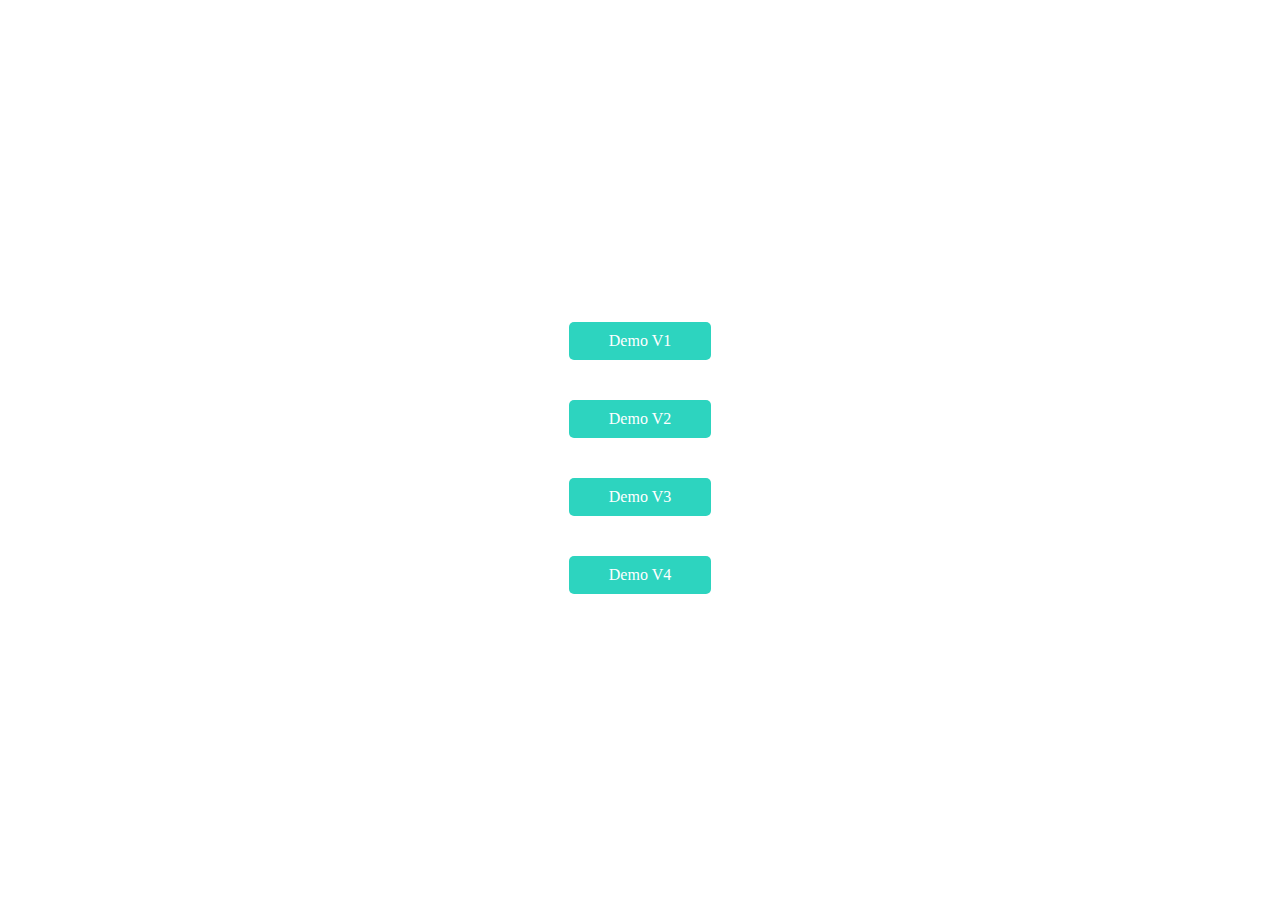
<file: index.html>
<!DOCTYPE html>
<html lang="en">
  <head>
    <meta charset="UTF-8" />
    <meta http-equiv="X-UA-Compatible" content="IE=edge" />
    <meta name="viewport" content="width=device-width, initial-scale=1.0" />
    <title>Welcome to the Sosmed Page FNS</title>
    <style>
      body {
        height: 100vh;
        display: flex;
        align-items: center;
        justify-content: center;
      }

      div {
        display: flex;
        flex-direction: column;
      }

      div a {
        background-color: #2dd4bf;
        margin: 20px 0;
        text-decoration: none;
        padding: 10px 40px;
        color: #fff;
        border-radius: 5px;
      }
    </style>
  </head>
  <body>
    <div>
      <a href="/v1">Demo V1</a>
      <a href="/v2">Demo V2</a>
      <a href="/v3">Demo V3</a>
      <a href="/v4">Demo V4</a>
    </div>
  </body>
</html>
</file>
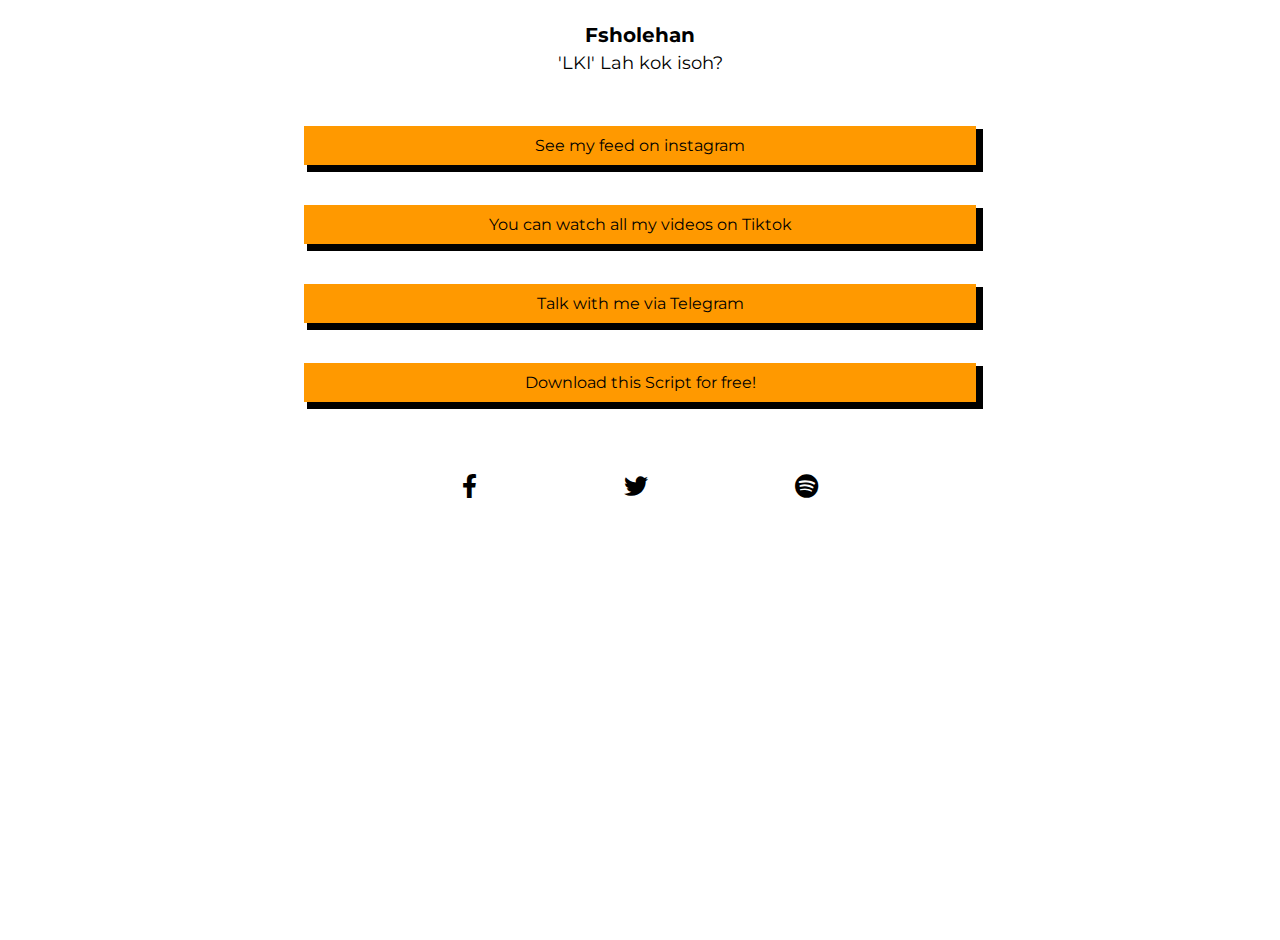
<file: v1/index.html>
<!DOCTYPE html>
<html lang="en">
  <head>
    <meta charset="UTF-8" />
    <meta http-equiv="X-UA-Compatible" content="IE=edge" />
    <meta name="viewport" content="width=device-width, initial-scale=1.0" />
    <link
      rel="stylesheet"
      href="https://cdnjs.cloudflare.com/ajax/libs/font-awesome/5.15.2/css/all.min.css"
    />
    <link rel="stylesheet" href="style.css" />
    <title>Sosmed Page V1</title>
  </head>
  <body>
    <section class="wrapper">
      <div class="first_wrap">
        <h1>Fsholehan</h1>
        <h2>'LKI' Lah kok isoh?</h2>
      </div>
      <div class="second_wrap">
        <a class="btn" href="https://instagram.com/fsholehan"
          >See my feed on instagram</a
        >
        <a class="btn" href="https://tiktok.com/@fuadsholehan"
          >You can watch all my videos on Tiktok</a
        >
        <a class="btn" href="https://t.me/fuadnur25"
          >Talk with me via Telegram</a
        >
        <a class="btn" href="https://github.com/fsholehan"
          >Download this Script for free!</a
        >
      </div>
      <div class="third_wrap">
        <a href="#">
          <i class="fab fa-facebook-f"></i>
        </a>
        <a href="#">
          <i class="fab fa-twitter"></i>
        </a>
        <a href="#">
          <i class="fab fa-spotify"></i>
        </a>
      </div>
    </section>
  </body>
</html>
</file>
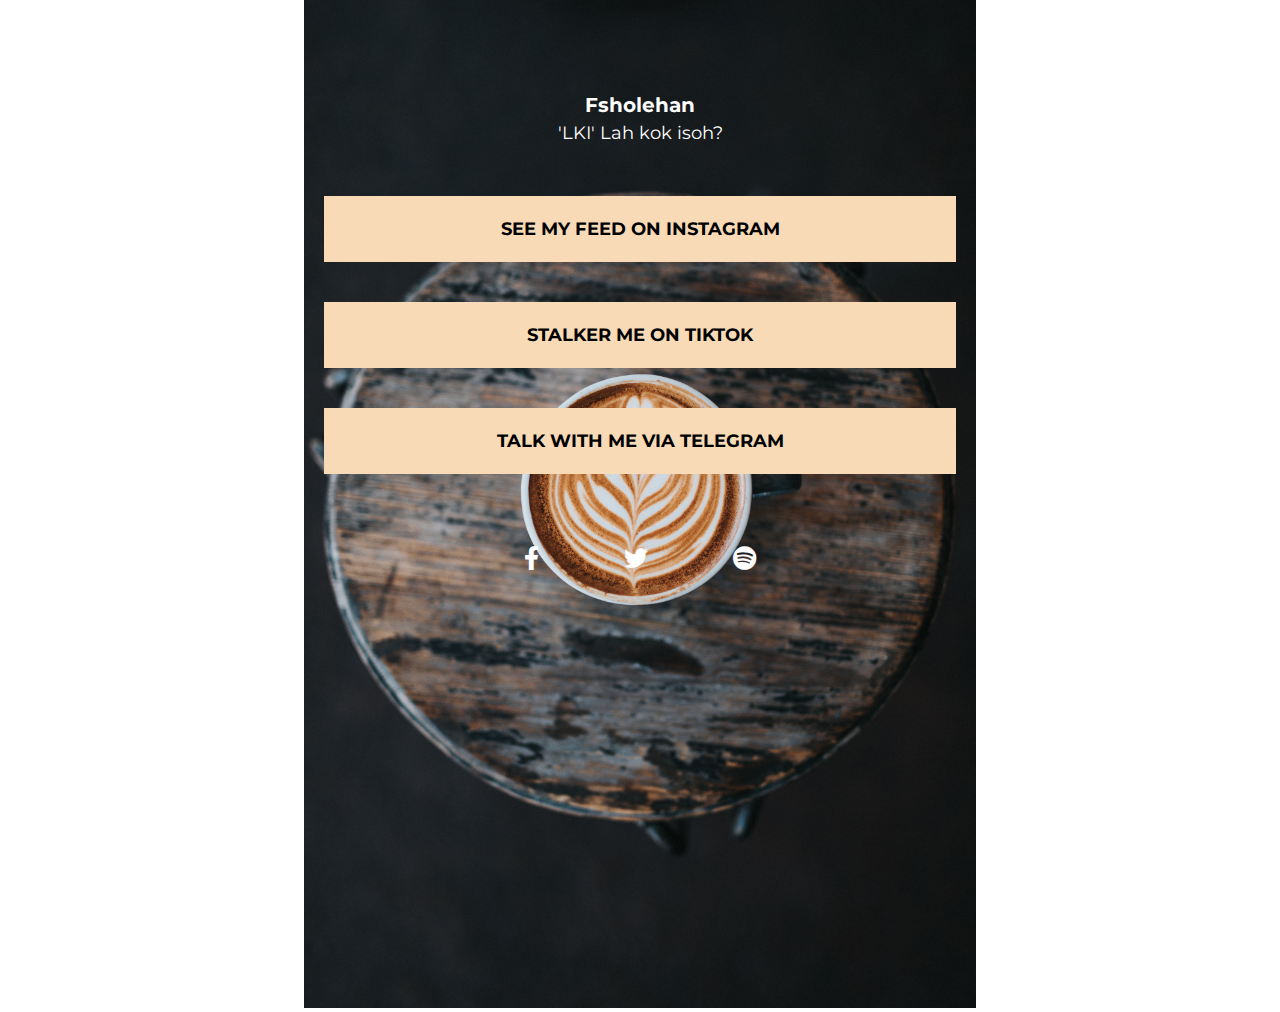
<file: v2/index.html>
<!DOCTYPE html>
<html lang="en">
  <head>
    <meta charset="UTF-8" />
    <meta http-equiv="X-UA-Compatible" content="IE=edge" />
    <meta name="viewport" content="width=device-width, initial-scale=1.0" />
    <link
      rel="stylesheet"
      href="https://cdnjs.cloudflare.com/ajax/libs/font-awesome/5.15.2/css/all.min.css"
    />
    <link rel="stylesheet" href="style.css" />
    <title>Sosmed Page V2</title>
  </head>
  <body>
    <section class="wrapper">
      <img
        class="img-bg"
        src="img/nathan-dumlao-tA90pRfL2gM-unsplash.jpg"
        alt=""
      />
      <div class="wrap_list">
        <div class="first_wrap">
          <h1>Fsholehan</h1>
          <h2>'LKI' Lah kok isoh?</h2>
        </div>
        <div class="second_wrap">
          <a class="btn" href="https://instagram.com/fsholehan"
            >See my feed on instagram</a
          >
          <a class="btn" href="https://tiktok.com/@fuadsholehan"
            >Stalker me on Tiktok</a
          >
          <a class="btn" href="https://t.me/fuadnur25"
            >Talk with me via Telegram</a
          >
        </div>
        <div class="third_wrap">
          <a href="#">
            <i class="fab fa-facebook-f"></i>
          </a>
          <a href="#">
            <i class="fab fa-twitter"></i>
          </a>
          <a href="#">
            <i class="fab fa-spotify"></i>
          </a>
        </div>
      </div>
    </section>
  </body>
</html>
</file>
<file: v1/style.css>
@import url("https://fonts.googleapis.com/css2?family=Montserrat:ital,wght@0,100;0,200;0,300;0,400;0,500;0,600;0,700;0,800;0,900;1,100;1,200;1,300;1,400;1,500;1,600;1,700;1,800;1,900&display=swap");

:root {
  --yellow: #ff9900;
}

* {
  margin: 0;
  padding: 0;
  box-sizing: border-box;
}

body {
  background: #ffffff;
  font-family: "Montserrat", sans-serif;
}

.wrapper {
  height: 100vh;
  width: 100%;
  padding: 0 20px;
  margin: 20px auto;
  display: flex;
  flex-direction: column;
}

.first_wrap {
  text-align: center;
}

.first_wrap h1 {
  font-size: 20px;
  line-height: 30px;
}

.first_wrap h2 {
  font-size: 18px;
  line-height: 26px;
  font-weight: 400;
}

.second_wrap {
  margin: 30px 0;
  display: flex;
  flex-direction: column;
}

.third_wrap {
  width: 75%;
  margin: 20px auto;
  display: flex;
  align-items: center;
  justify-content: space-around;
  font-size: 24px;
  color: black;
}

.third_wrap a {
  color: black;
  text-decoration: none;
}

.btn {
  text-decoration: none;
  width: 100%;
  display: block;
  background-color: var(--yellow);
  padding: 10px 0;
  text-align: center;
  color: black;
  box-shadow: 5px 5px 0 2px black;
  margin: 20px 0;
}

@media screen and (min-width: 998px) {
  .wrapper {
    max-width: 672px;
    padding: 0;
  }
}
</file>
<file: v2/style.css>
@import url("https://fonts.googleapis.com/css2?family=Montserrat:ital,wght@0,100;0,200;0,300;0,400;0,500;0,600;0,700;0,800;0,900;1,100;1,200;1,300;1,400;1,500;1,600;1,700;1,800;1,900&display=swap");

:root {
  --brown: #f9dab7;
}

* {
  margin: 0;
  padding: 0;
  box-sizing: border-box;
}

body {
  font-family: "Montserrat", sans-serif;
  position: relative;
}

.wrapper {
  height: 100vh;
  width: 100%;
  padding: 0;
  margin: 0 auto;
  position: relative;
  background-color: red;
}

.img-bg {
  width: 100%;
  min-height: 100vh;
  object-fit: cover;
  position: relative;
}

.wrap_list {
  width: 100%;
  padding: 0 20px;
  position: absolute;
  top: 10%;
  display: flex;
  flex-direction: column;
  align-items: center;
}

.first_wrap {
  text-align: center;
  color: #ffffff;
}

.first_wrap h1 {
  font-size: 20px;
  line-height: 30px;
}

.first_wrap h2 {
  font-size: 18px;
  line-height: 26px;
  font-weight: 400;
}

.second_wrap {
  margin: 30px 0;
  display: flex;
  flex-direction: column;
  width: 100%;
}

.btn {
  text-decoration: none;
  width: 100%;
  display: block;
  background-color: var(--brown);
  padding: 20px 0;
  text-align: center;
  color: black;
  border: 2px solid var(--brown);
  margin: 20px 0;
  font-size: 18px;
  font-weight: 700;
  text-transform: uppercase;
  transition: all 0.3s;
}

.btn:hover {
  background-color: transparent;
  color: var(--brown);
}

.third_wrap {
  width: 50%;
  margin: 20px auto;
  display: flex;
  align-items: center;
  justify-content: space-around;
  font-size: 24px;
  color: #fff;
}

.third_wrap a {
  color: #fff;
  text-decoration: none;
}

@media screen and (min-width: 998px) {
  .wrapper {
    max-width: 672px;
    padding: 0;
  }
}
</file>
